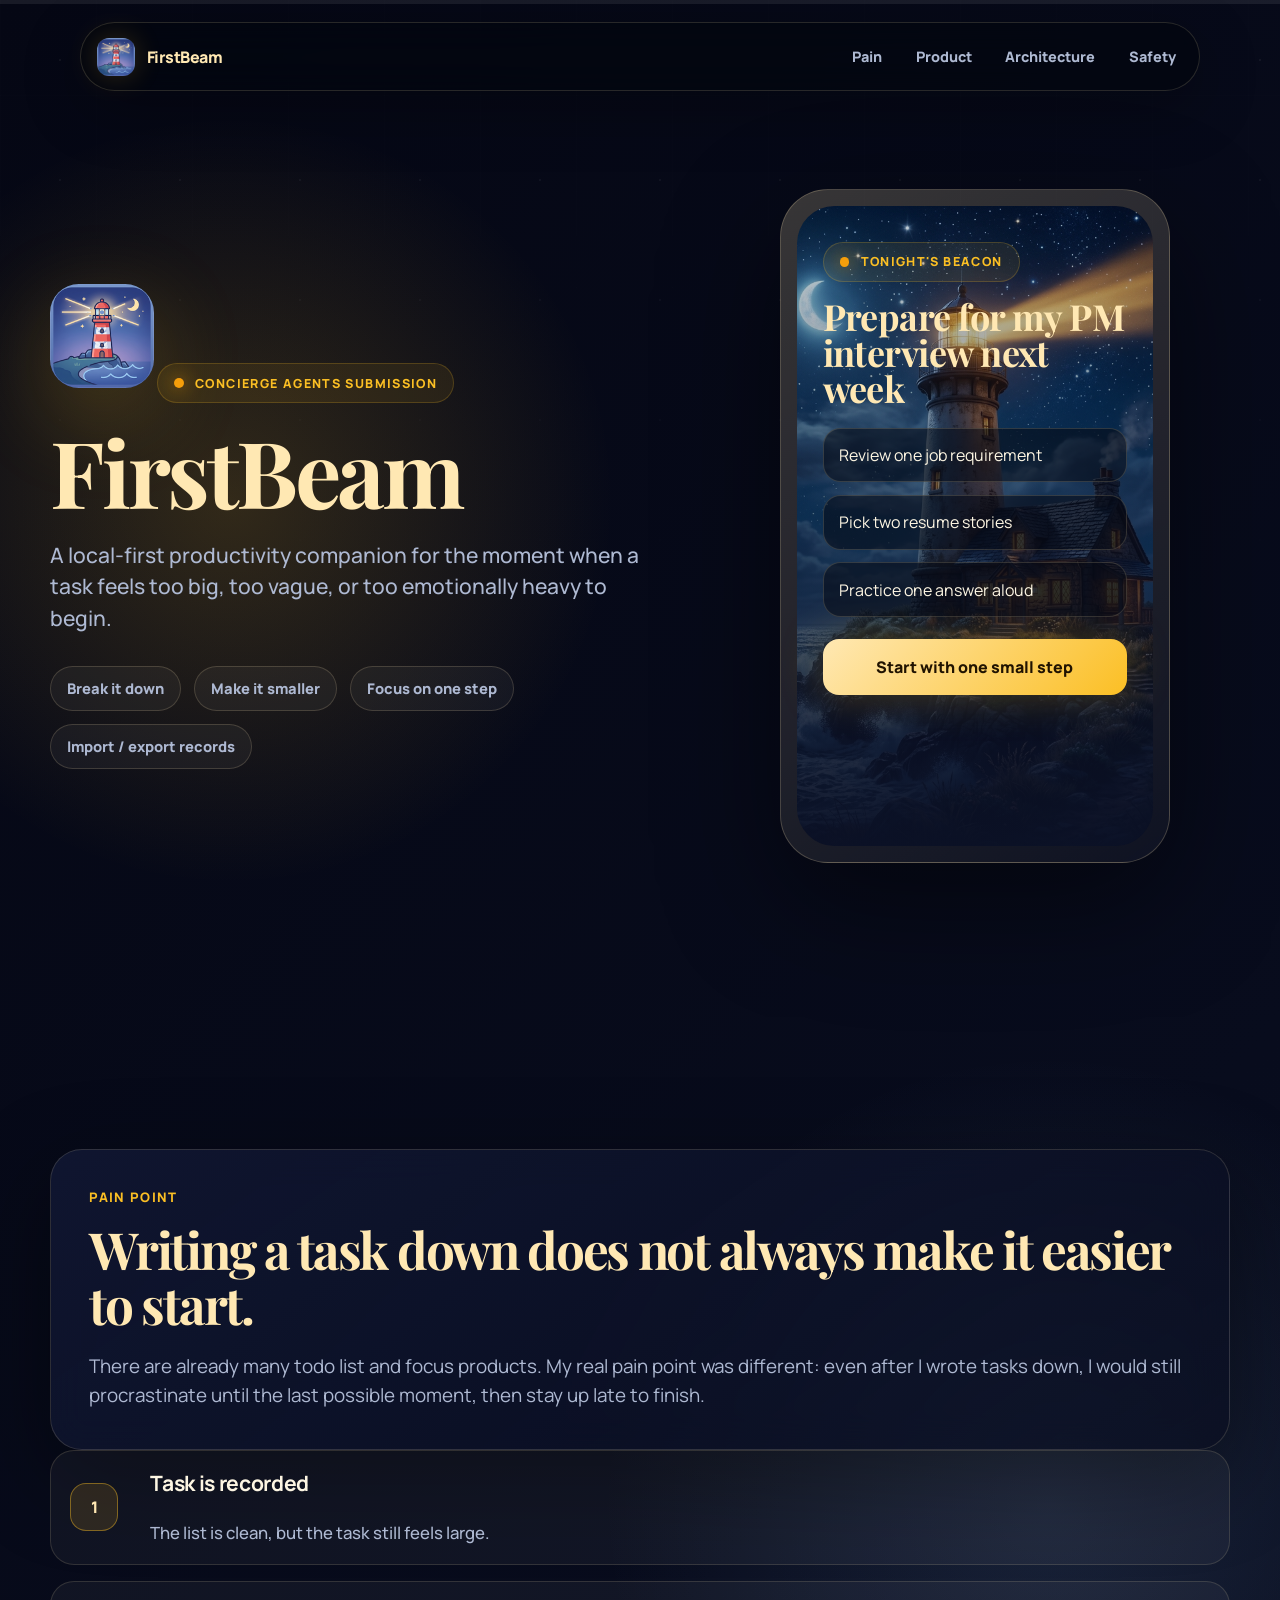
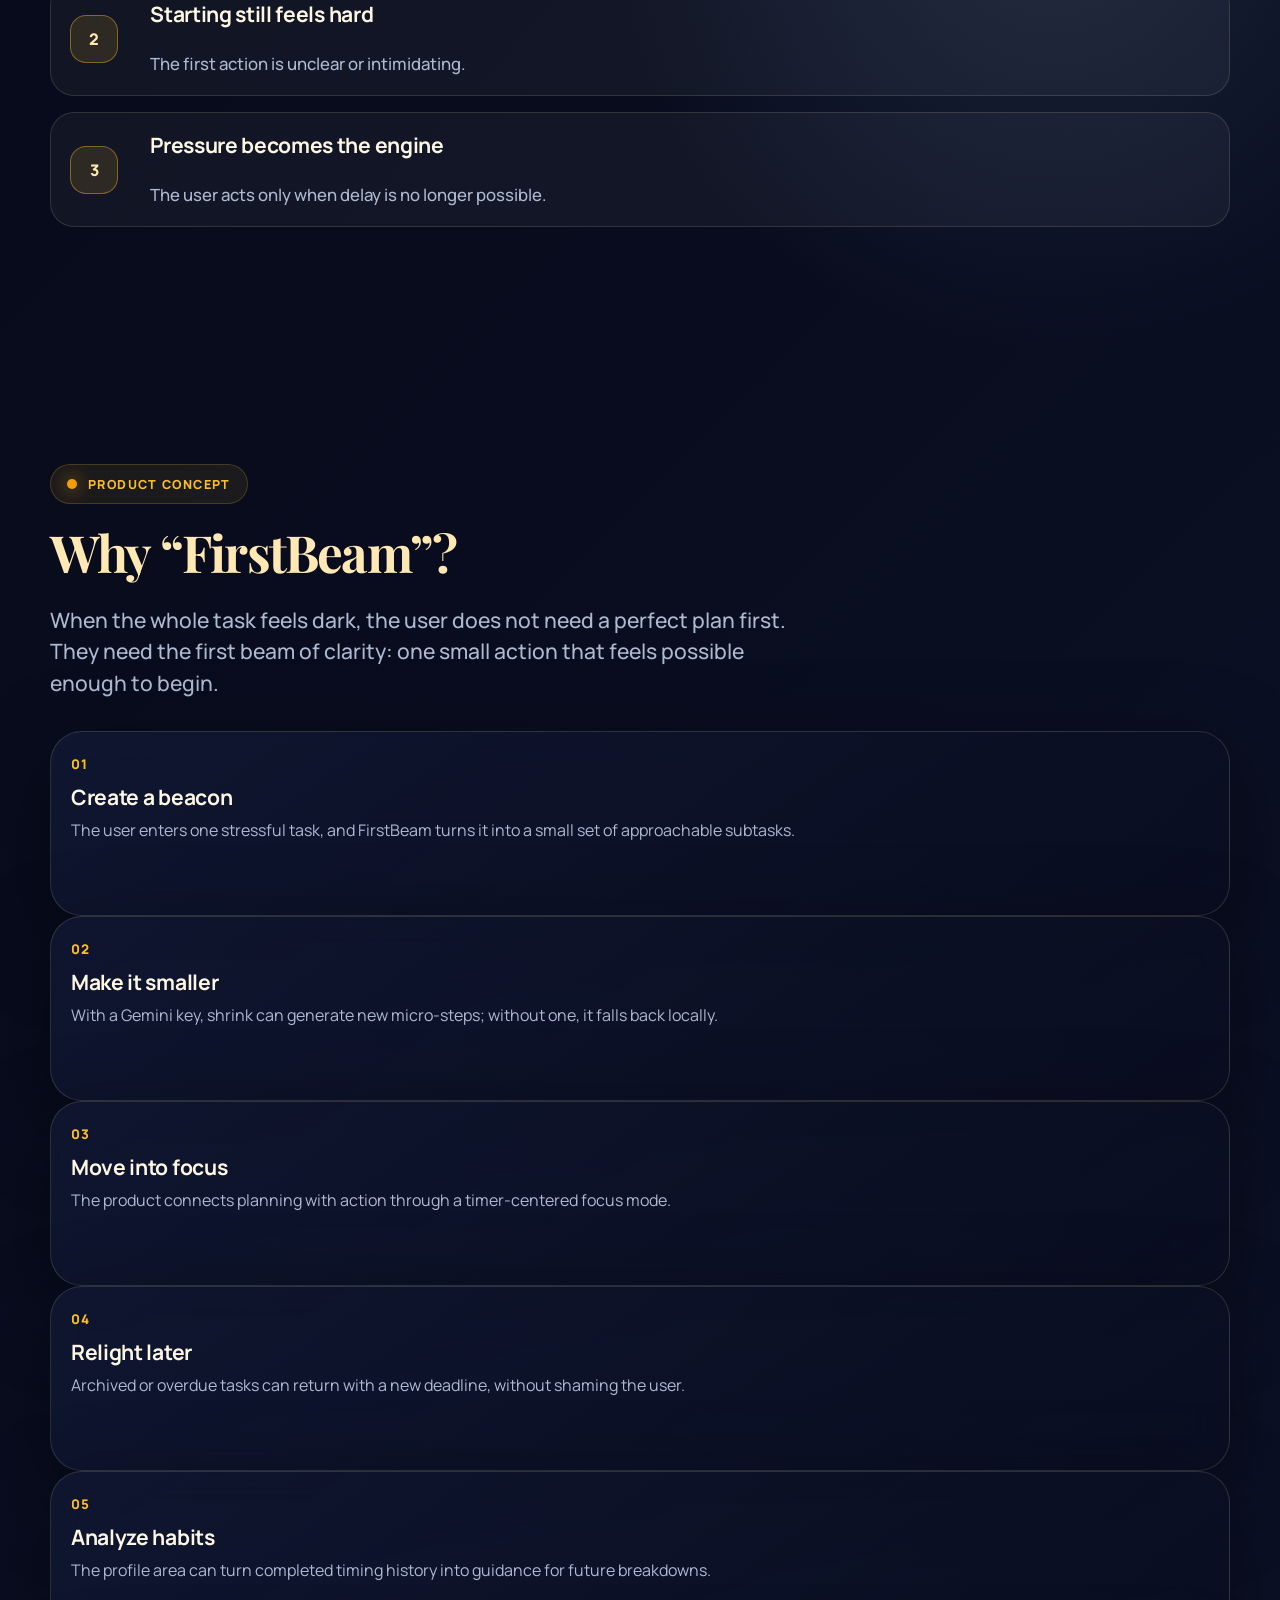
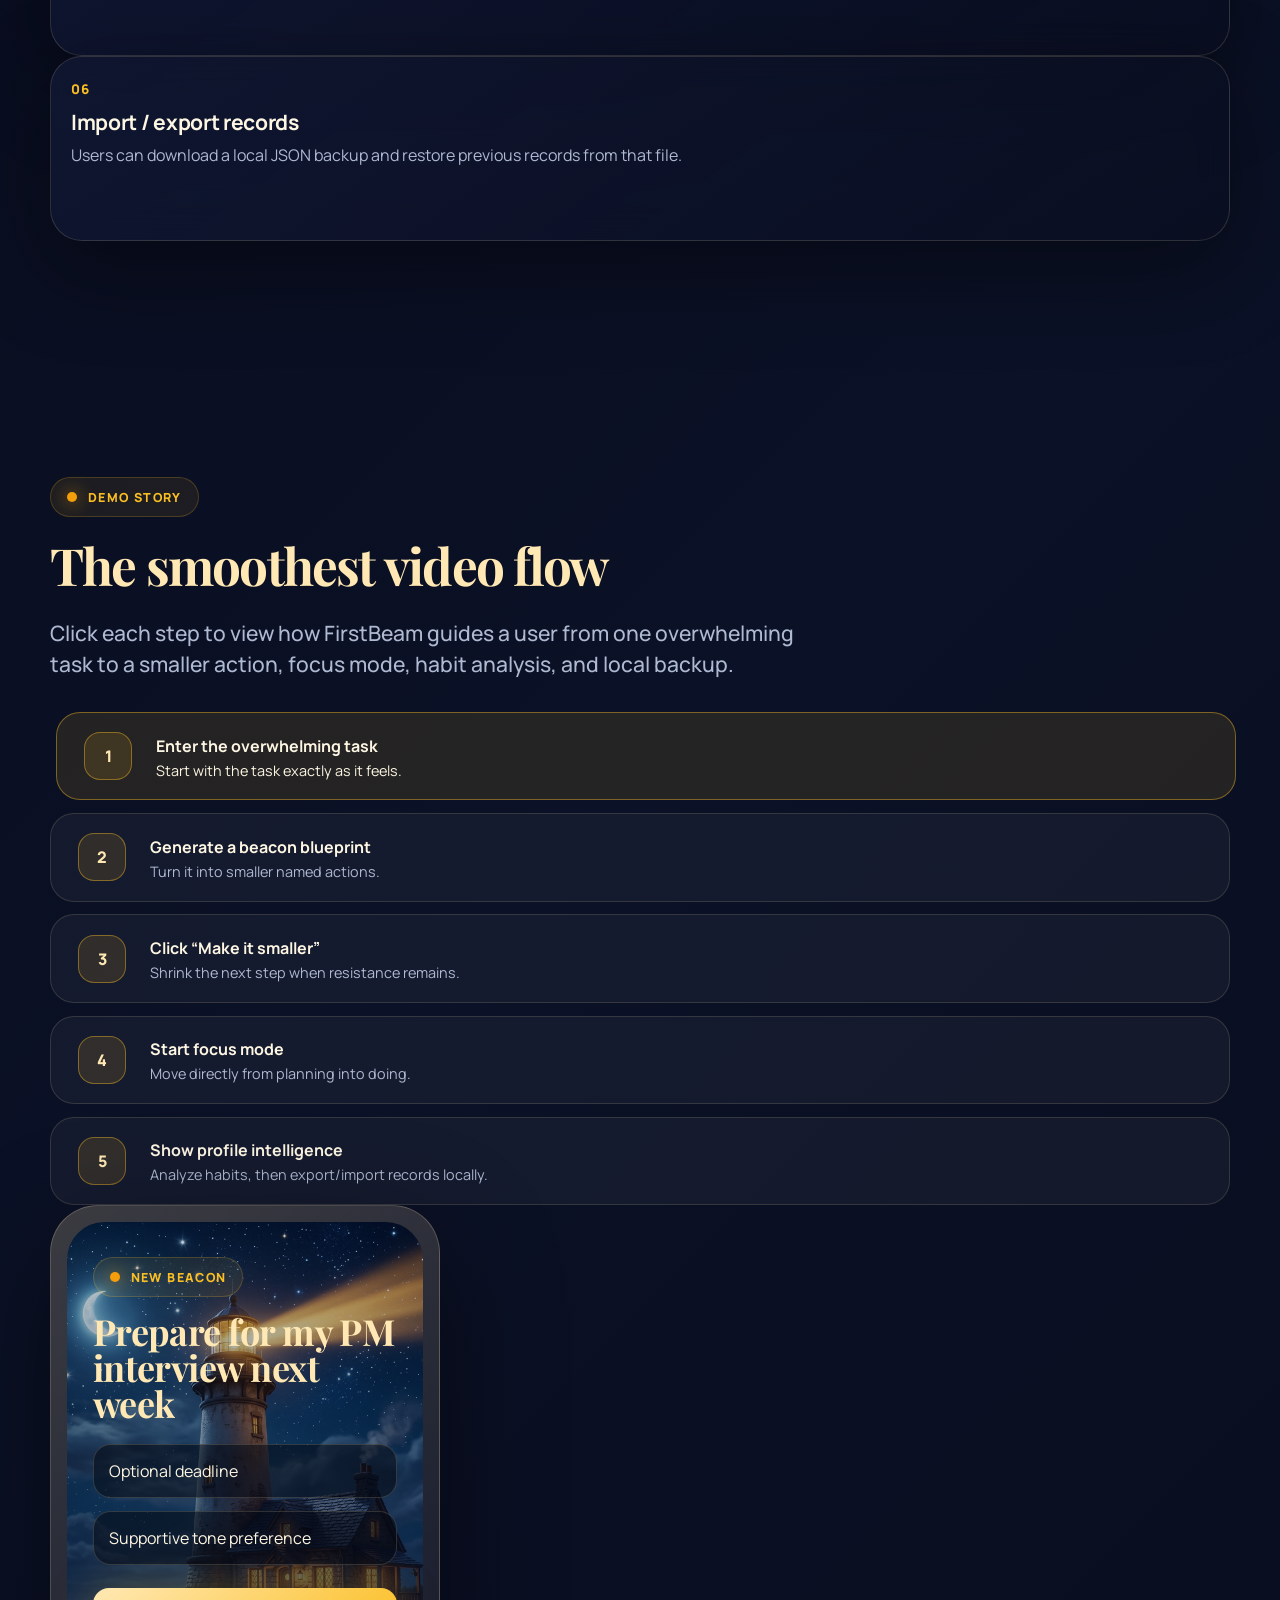
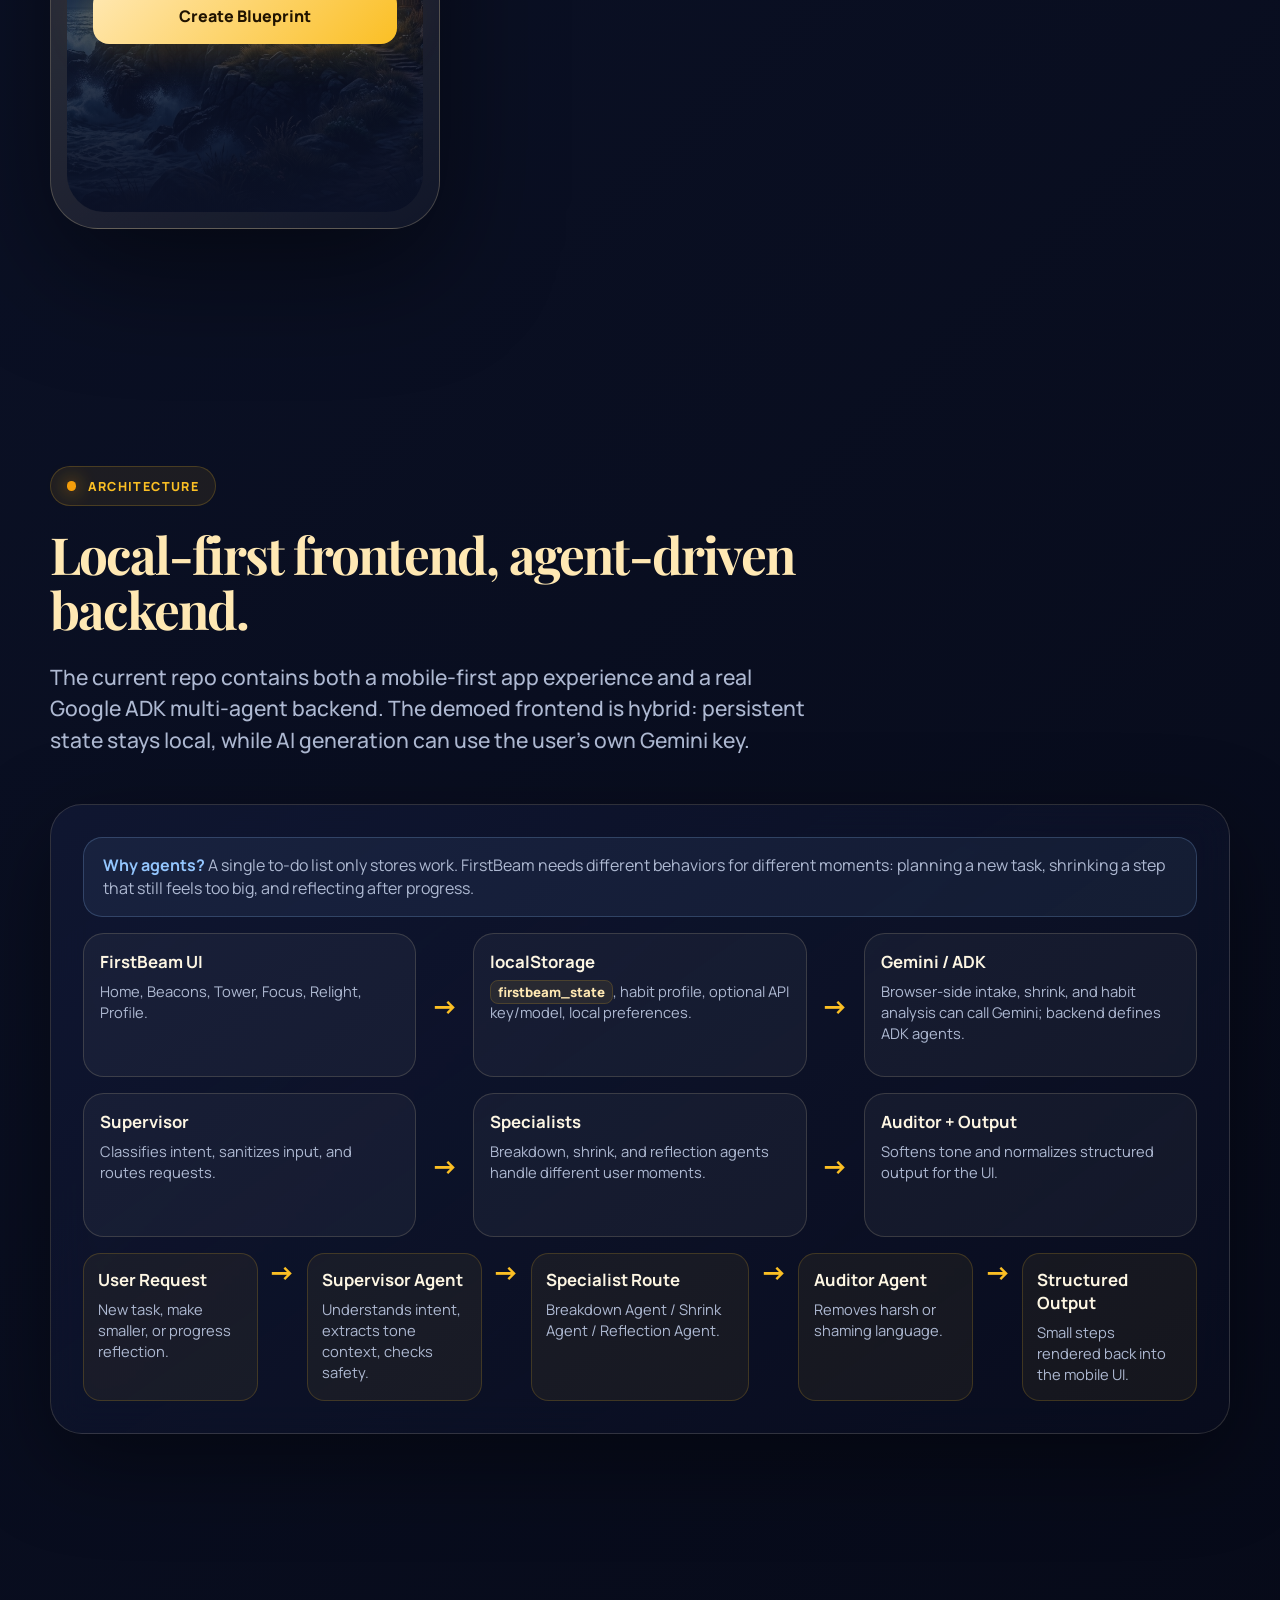
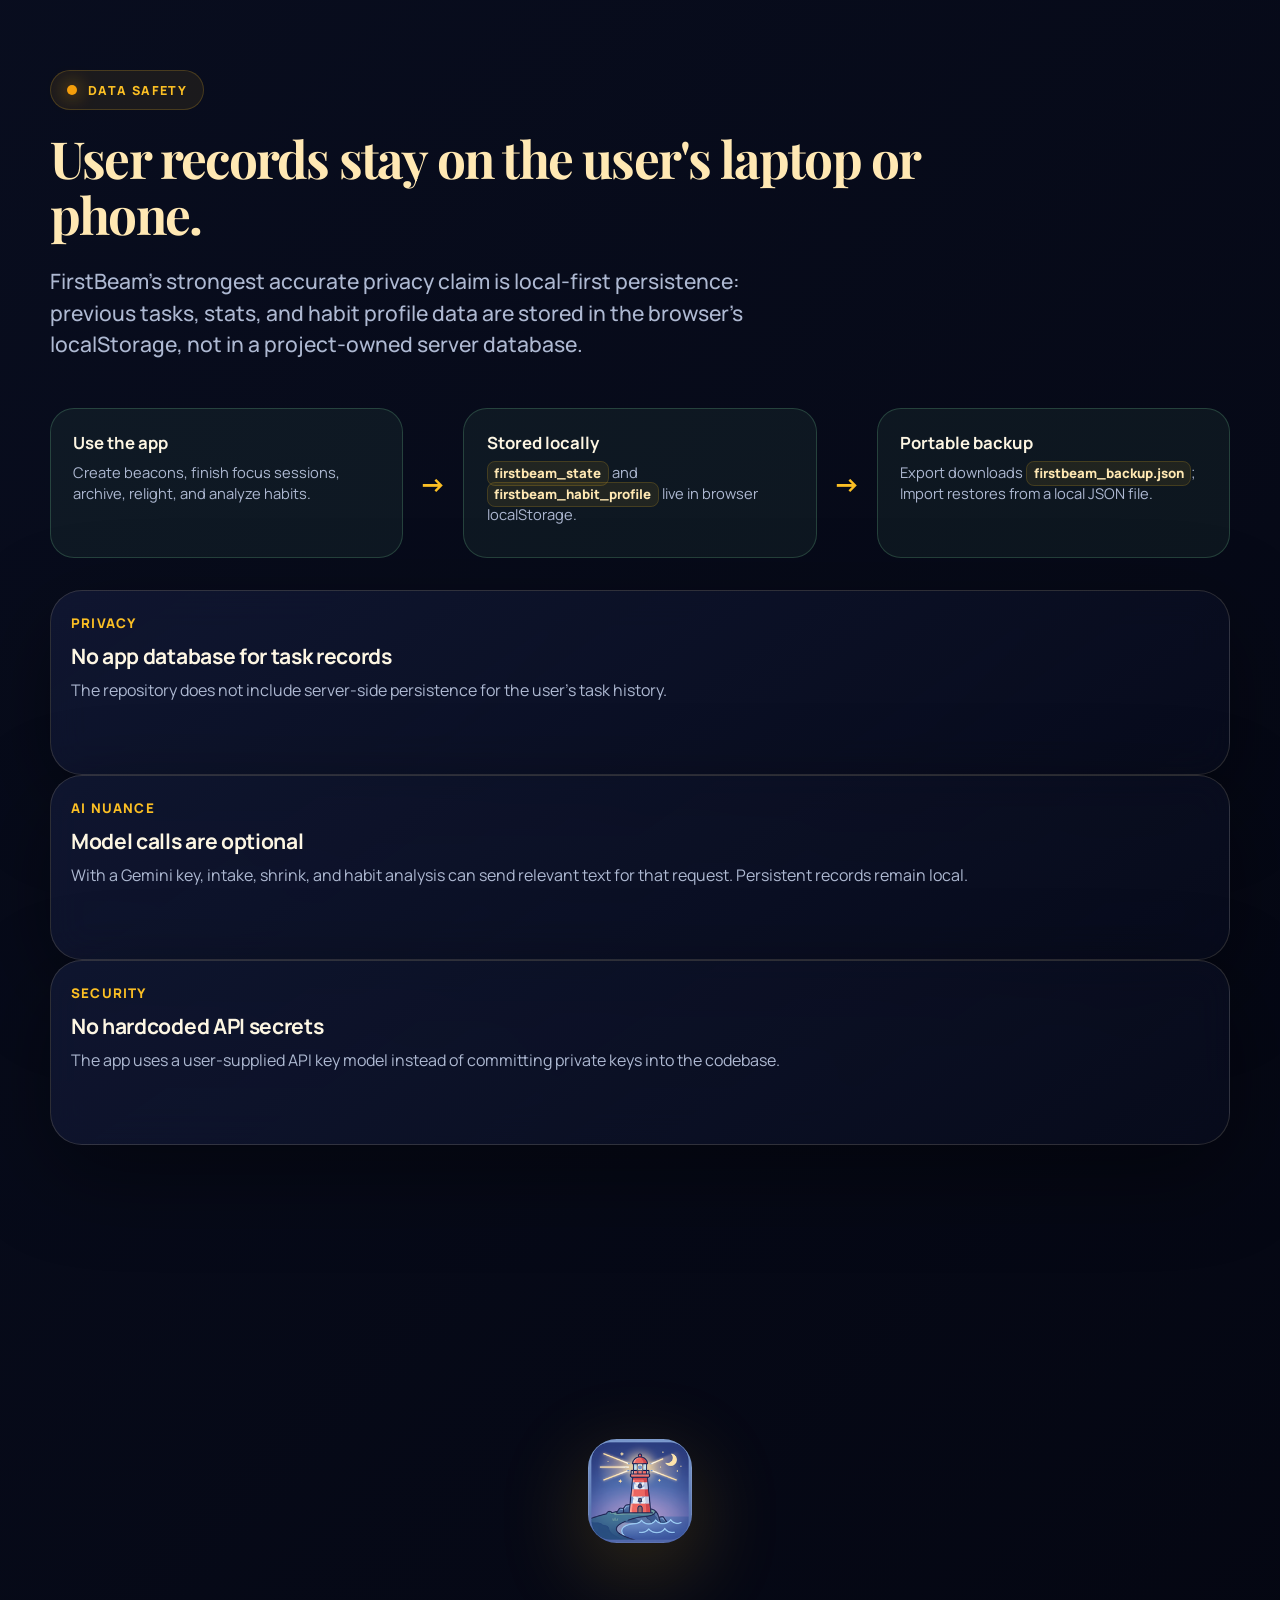
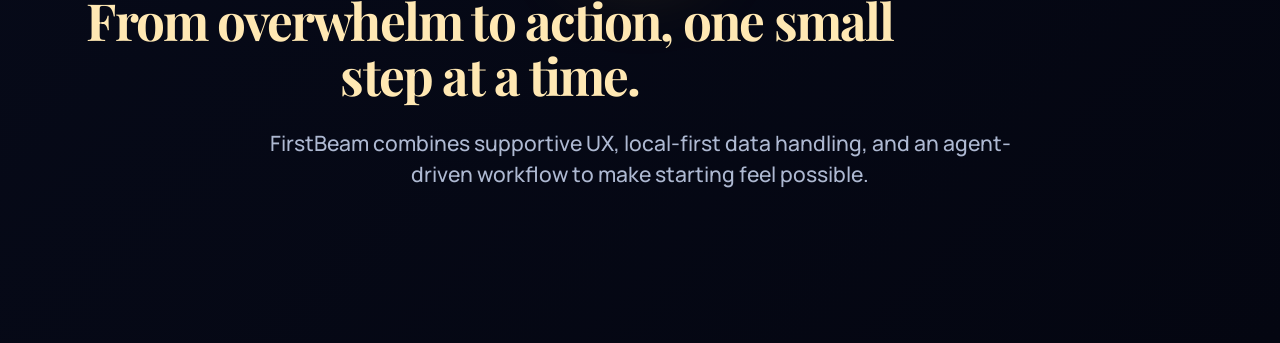
<file: firstbeam-intro.html>
<!DOCTYPE html>
<html lang="en">
<head>
    <meta charset="UTF-8">
    <meta name="viewport" content="width=device-width, initial-scale=1.0">
    <title>FirstBeam Submission Story</title>
    <link rel="icon" href="./apple-touch-icon.png">
    <link rel="apple-touch-icon" href="./apple-touch-icon.png">
    <link rel="preconnect" href="https://fonts.googleapis.com">
    <link rel="preconnect" href="https://fonts.gstatic.com" crossorigin>
    <link href="https://fonts.googleapis.com/css2?family=Manrope:wght@400;500;600;700;800&family=Playfair+Display:wght@600;700;800&display=swap" rel="stylesheet">
    <style>
        :root {
            --bg: #070914;
            --surface: rgba(11, 17, 38, 0.74);
            --surface-strong: rgba(11, 17, 38, 0.93);
            --line: rgba(251, 191, 36, 0.2);
            --line-strong: rgba(251, 191, 36, 0.42);
            --text: #fdf6e3;
            --muted: #aeb9d2;
            --faint: #7785a3;
            --gold: #fbbf24;
            --gold-light: #ffe8b3;
            --orange: #f59e0b;
            --blue: #93c5fd;
            --green: #86efac;
            --red: #fda4af;
            --shadow: rgba(0, 0, 0, 0.42);
            --display: "Playfair Display", Georgia, serif;
            --body: "Manrope", sans-serif;
            --ease: cubic-bezier(0.16, 1, 0.3, 1);
        }

        * {
            box-sizing: border-box;
        }

        html {
            scroll-behavior: smooth;
        }

        body {
            margin: 0;
            color: var(--text);
            font-family: var(--body);
            background:
                radial-gradient(circle at 18% 6%, rgba(251, 191, 36, 0.18), transparent 24rem),
                radial-gradient(circle at 82% 18%, rgba(147, 197, 253, 0.12), transparent 28rem),
                linear-gradient(135deg, #050714 0%, #0b1126 48%, #040611 100%);
            overflow-x: hidden;
            -webkit-font-smoothing: antialiased;
        }

        body::before {
            content: "";
            position: fixed;
            inset: 0;
            pointer-events: none;
            background-image:
                radial-gradient(circle, rgba(255,255,255,0.12) 0 1px, transparent 1.5px),
                linear-gradient(90deg, rgba(255,255,255,0.025) 1px, transparent 1px),
                linear-gradient(0deg, rgba(255,255,255,0.018) 1px, transparent 1px);
            background-size: 120px 120px, 96px 96px, 96px 96px;
            mask-image: linear-gradient(to bottom, rgba(0,0,0,0.9), transparent 74%);
            opacity: 0.55;
            z-index: -1;
        }

        a {
            color: inherit;
            text-decoration: none;
        }

        button {
            font: inherit;
        }

        code {
            padding: 0.14rem 0.42rem;
            border: 1px solid rgba(251, 191, 36, 0.16);
            border-radius: 0.5rem;
            color: var(--gold-light);
            background: rgba(251, 191, 36, 0.08);
            font-family: var(--body);
            font-weight: 800;
            font-size: 0.9em;
        }

        .progress {
            position: fixed;
            inset: 0 0 auto;
            height: 4px;
            z-index: 20;
            background: rgba(255, 255, 255, 0.08);
        }

        .progress span {
            display: block;
            width: 0%;
            height: 100%;
            background: linear-gradient(90deg, var(--orange), var(--gold-light));
            box-shadow: 0 0 20px rgba(251, 191, 36, 0.45);
        }

        .nav {
            position: fixed;
            left: 50%;
            top: 22px;
            z-index: 15;
            display: flex;
            align-items: center;
            justify-content: space-between;
            gap: 2rem;
            width: min(1120px, calc(100vw - 36px));
            padding: 0.72rem 0.9rem 0.72rem 1rem;
            border: 1px solid rgba(255, 232, 179, 0.15);
            border-radius: 999px;
            background: rgba(3, 5, 13, 0.62);
            box-shadow: 0 18px 60px rgba(0, 0, 0, 0.28);
            backdrop-filter: blur(18px);
            transform: translateX(-50%);
        }

        .brand {
            display: flex;
            align-items: center;
            gap: 0.72rem;
            font-weight: 900;
            color: var(--gold-light);
            letter-spacing: -0.03em;
        }

        .brand img {
            width: 38px;
            height: 38px;
            border-radius: 12px;
            box-shadow: 0 0 28px rgba(251, 191, 36, 0.2);
        }

        .nav-links {
            display: flex;
            align-items: center;
            gap: 1rem;
            color: var(--muted);
            font-size: 0.9rem;
            font-weight: 800;
        }

        .nav-links a {
            min-height: 44px;
            display: grid;
            place-items: center;
            padding: 0 0.55rem;
            border-radius: 999px;
        }

        .nav-links a:hover,
        .nav-links a:focus-visible {
            color: var(--text);
            background: rgba(251, 191, 36, 0.1);
            outline: 2px solid rgba(251, 191, 36, 0.32);
        }

        main {
            width: min(1180px, calc(100vw - 40px));
            margin: 0 auto;
        }

        section {
            position: relative;
            min-height: 100vh;
            padding: 8.8rem 0 6rem;
            display: grid;
            align-items: center;
        }

        .eyebrow {
            display: inline-flex;
            align-items: center;
            gap: 0.7rem;
            width: max-content;
            padding: 0.66rem 1rem;
            border: 1px solid var(--line);
            border-radius: 999px;
            color: var(--gold);
            background: rgba(251, 191, 36, 0.08);
            font-size: 0.78rem;
            font-weight: 900;
            letter-spacing: 0.11em;
            text-transform: uppercase;
        }

        .dot {
            width: 0.62rem;
            height: 0.62rem;
            border-radius: 999px;
            background: var(--orange);
            box-shadow: 0 0 18px rgba(245, 158, 11, 0.9);
        }

        h1,
        h2,
        h3,
        p {
            margin: 0;
        }

        h1,
        h2 {
            font-family: var(--display);
            color: var(--gold-light);
            letter-spacing: -0.035em;
        }

        h1 {
            margin-top: 1.5rem;
            max-width: 780px;
            font-size: clamp(3rem, 7.2vw, 6.2rem);
            line-height: 0.96;
        }

        h2 {
            margin-top: 1.3rem;
            max-width: 880px;
            font-size: clamp(2rem, 4vw, 3.8rem);
            line-height: 1.08;
        }

        h3 {
            color: var(--text);
            font-size: 1.32rem;
            line-height: 1.25;
            letter-spacing: -0.015em;
        }

        .lead {
            margin-top: 1.45rem;
            max-width: 760px;
            color: var(--muted);
            font-size: clamp(1.02rem, 1.65vw, 1.42rem);
            line-height: 1.5;
            font-weight: 500;
        }

        .grid {
            display: grid;
            gap: 1.4rem;
        }

        .two {
            grid-template-columns: minmax(0, 0.92fr) minmax(0, 1.08fr);
            gap: 4rem;
            align-items: center;
        }

        .three {
            grid-template-columns: repeat(3, minmax(0, 1fr));
        }

        .card {
            position: relative;
            overflow: hidden;
            border: 1px solid rgba(255, 232, 179, 0.15);
            border-radius: 2rem;
            background: linear-gradient(145deg, rgba(17, 24, 52, 0.84), rgba(9, 13, 31, 0.66));
            box-shadow: 0 28px 90px var(--shadow);
            backdrop-filter: blur(18px);
        }

        .card.pad {
            padding: 2rem;
        }

        .hero {
            min-height: 112vh;
        }

        .hero-grid {
            display: grid;
            grid-template-columns: minmax(0, 0.95fr) minmax(320px, 0.8fr);
            gap: 4rem;
            align-items: center;
        }

        .hero-icon {
            width: 6.5rem;
            height: 6.5rem;
            border-radius: 1.8rem;
            box-shadow: 0 26px 90px rgba(251, 191, 36, 0.22);
        }

        .hero-actions {
            display: flex;
            flex-wrap: wrap;
            gap: 0.8rem;
            margin-top: 2rem;
        }

        .pill {
            min-height: 44px;
            display: inline-flex;
            align-items: center;
            justify-content: center;
            padding: 0.72rem 1rem;
            border: 1px solid rgba(255, 232, 179, 0.17);
            border-radius: 999px;
            color: var(--muted);
            background: rgba(255, 255, 255, 0.045);
            font-size: 0.92rem;
            font-weight: 900;
        }

        .phone {
            width: min(390px, 100%);
            justify-self: center;
            padding: 1rem;
            border: 1px solid rgba(255, 232, 179, 0.22);
            border-radius: 3rem;
            background: linear-gradient(145deg, rgba(255, 232, 179, 0.20), rgba(255,255,255,0.03));
            box-shadow: 0 40px 120px rgba(0,0,0,0.48);
            transform: rotate(2deg);
        }

        .screen {
            min-height: 640px;
            border-radius: 2.35rem;
            padding: 2.2rem 1.6rem;
            background:
                linear-gradient(180deg, rgba(11, 17, 38, 0.18), rgba(11, 17, 38, 0.98)),
                url("./lighthouse_bg.png") center / cover;
        }

        .screen h3 {
            margin-top: 1rem;
            font-family: var(--display);
            color: var(--gold-light);
            font-size: 2.25rem;
            line-height: 1;
        }

        .phone-list {
            display: grid;
            gap: 0.8rem;
            margin-top: 1.4rem;
        }

        .phone-item {
            padding: 0.95rem;
            border: 1px solid rgba(255, 232, 179, 0.16);
            border-radius: 1.1rem;
            color: var(--text);
            background: rgba(7, 9, 20, 0.56);
        }

        .cta {
            margin-top: 1.4rem;
            min-height: 56px;
            display: grid;
            place-items: center;
            border-radius: 1rem;
            color: #201300;
            background: linear-gradient(135deg, var(--gold-light), var(--gold));
            font-weight: 900;
            box-shadow: 0 0 44px rgba(251, 191, 36, 0.26);
        }

        .quote {
            padding: 2.4rem;
        }

        .quote b {
            display: block;
            color: var(--gold-light);
            font-family: var(--display);
            font-size: clamp(2rem, 4vw, 3.6rem);
            line-height: 1.08;
            letter-spacing: -0.045em;
        }

        .pain-label {
            display: block;
            margin-bottom: 1rem;
            color: var(--gold);
            font-size: 0.82rem;
            font-weight: 900;
            letter-spacing: 0.1em;
            text-transform: uppercase;
        }

        .quote p {
            margin-top: 1.2rem;
            color: var(--muted);
            font-size: 1.18rem;
            line-height: 1.55;
        }

        .loop {
            display: grid;
            gap: 1rem;
        }

        .loop-step {
            display: grid;
            grid-template-columns: 3rem 1fr;
            gap: 1rem;
            align-items: start;
        }

        .num {
            width: 3rem;
            height: 3rem;
            display: grid;
            place-items: center;
            border: 1px solid var(--line-strong);
            border-radius: 1rem;
            color: var(--gold-light);
            background: rgba(251, 191, 36, 0.12);
            font-weight: 900;
        }

        .feature-grid {
            margin-top: 2rem;
        }

        .feature {
            min-height: 185px;
            padding: 1.25rem;
        }

        .feature small {
            color: var(--gold);
            font-weight: 900;
            letter-spacing: 0.09em;
            text-transform: uppercase;
        }

        .feature h3 {
            margin-top: 0.65rem;
            font-size: 1.32rem;
        }

        .feature p {
            margin-top: 0.55rem;
            color: var(--muted);
            line-height: 1.42;
        }

        .flow {
            margin-top: 3rem;
            display: grid;
            gap: 1rem;
        }

        .flow-row {
            display: grid;
            grid-template-columns: 4rem 1fr;
            gap: 1rem;
            align-items: center;
            padding: 1.2rem;
            border: 1px solid rgba(255, 232, 179, 0.14);
            border-radius: 1.5rem;
            background: rgba(255, 255, 255, 0.045);
        }

        .demo-steps {
            display: grid;
            gap: 0.8rem;
            margin-top: 2rem;
        }

        .demo-step {
            width: 100%;
            display: grid;
            grid-template-columns: 4rem 1fr;
            gap: 1rem;
            align-items: center;
            padding: 1.2rem;
            border: 1px solid rgba(255, 232, 179, 0.14);
            border-radius: 1.5rem;
            color: var(--muted);
            text-align: left;
            background: rgba(255, 255, 255, 0.045);
            cursor: pointer;
            transition: transform 220ms var(--ease), border-color 220ms var(--ease), background 220ms var(--ease);
        }

        .demo-step:hover,
        .demo-step:focus-visible,
        .demo-step.active {
            color: var(--text);
            border-color: var(--line-strong);
            background: rgba(251, 191, 36, 0.11);
            transform: translateX(6px);
            outline: none;
        }

        .demo-step .num {
            width: 3rem;
            height: 3rem;
            display: grid;
            place-items: center;
            margin-top: 0;
            justify-self: center;
            align-self: center;
        }

        .demo-step strong {
            display: block;
            color: var(--text);
            font-size: 1rem;
        }

        .demo-step span:not(.num) {
            display: block;
            margin-top: 0.2rem;
            font-size: 0.9rem;
            line-height: 1.35;
        }

        .demo-phone .screen {
            min-height: 590px;
        }

        .demo-phone {
            transform: rotate(0deg);
            animation: none;
        }

        .demo-phone .screen-content {
            transition: opacity 180ms var(--ease), transform 180ms var(--ease);
        }

        .architecture {
            position: sticky;
            top: 6rem;
        }

        .arch-card {
            padding: 2rem;
        }

        .arch-map {
            display: grid;
            grid-template-columns: minmax(0, 1fr) auto minmax(0, 1fr) auto minmax(0, 1fr);
            gap: 0.9rem;
            align-items: center;
        }

        .arch-node {
            min-height: 144px;
            padding: 1rem;
            border: 1px solid rgba(255, 232, 179, 0.16);
            border-radius: 1.3rem;
            background: rgba(255,255,255,0.045);
        }

        .arch-note {
            margin-bottom: 1rem;
            padding: 1rem 1.2rem;
            border: 1px solid rgba(147, 197, 253, 0.22);
            border-radius: 1.2rem;
            color: var(--muted);
            background: rgba(147, 197, 253, 0.07);
            line-height: 1.45;
        }

        .agent-lanes {
            margin-top: 1rem;
            display: grid;
            grid-template-columns: 1fr auto 1fr auto 1.25fr auto 1fr auto 1fr;
            gap: 0.65rem;
            align-items: stretch;
        }

        .agent-node {
            min-height: 116px;
            padding: 0.9rem;
            border: 1px solid rgba(251, 191, 36, 0.18);
            border-radius: 1.1rem;
            background: rgba(251, 191, 36, 0.055);
        }

        .arch-node strong,
        .agent-node strong,
        .data-card strong {
            display: block;
            color: var(--text);
            font-size: 1.05rem;
        }

        .arch-node span,
        .agent-node span,
        .data-card span {
            display: block;
            margin-top: 0.5rem;
            color: var(--muted);
            font-size: 0.92rem;
            line-height: 1.42;
        }

        .arrow {
            color: var(--gold);
            text-align: center;
            font-size: 1.7rem;
            font-weight: 900;
        }

        .data-flow {
            margin-top: 3rem;
            display: grid;
            grid-template-columns: 1fr auto 1fr auto 1fr;
            gap: 1rem;
            align-items: center;
        }

        .data-card {
            min-height: 150px;
            padding: 1.4rem;
            border: 1px solid rgba(134, 239, 172, 0.2);
            border-radius: 1.5rem;
            background: rgba(134, 239, 172, 0.06);
        }

        .end {
            text-align: center;
            min-height: 78vh;
        }

        .end img {
            width: 6.5rem;
            height: 6.5rem;
            border-radius: 1.8rem;
            box-shadow: 0 26px 90px rgba(251, 191, 36, 0.22);
            margin-bottom: 1.5rem;
        }

        .reveal {
            opacity: 0;
            transform: translateY(30px);
            transition: opacity 720ms var(--ease), transform 720ms var(--ease);
        }

        .reveal.visible {
            opacity: 1;
            transform: translateY(0);
        }

        @keyframes float {
            0%, 100% { transform: translateY(0) rotate(2deg); }
            50% { transform: translateY(-16px) rotate(1deg); }
        }

        .phone {
            animation: float 6s ease-in-out infinite;
        }

        @media (max-width: 860px) {
            .nav {
                top: 12px;
                width: calc(100vw - 24px);
            }

            .nav-links {
                display: none;
            }

            section {
                min-height: auto;
                padding: 7rem 0 4rem;
            }

            .hero-grid,
            .two,
            .three,
                .data-flow {
                grid-template-columns: 1fr;
            }

            .arrow {
                transform: rotate(90deg);
            }

            .architecture {
                position: static;
            }

            .arch-map {
                grid-template-columns: 1fr;
            }

            .agent-lanes {
                grid-template-columns: 1fr;
            }

            .screen {
                min-height: 560px;
            }
        }

        @media (prefers-reduced-motion: reduce) {
            html {
                scroll-behavior: auto;
            }

            *,
            *::before,
            *::after {
                animation: none !important;
                transition-duration: 0.01ms !important;
            }
        }
    </style>
</head>
<body>
    <div class="progress" aria-hidden="true"><span id="progress"></span></div>

    <nav class="nav" aria-label="Page sections">
        <a class="brand" href="#top">
            <img src="./apple-touch-icon.png" alt="FirstBeam icon">
            <span>FirstBeam</span>
        </a>
        <div class="nav-links">
            <a href="#pain">Pain</a>
            <a href="#product">Product</a>
            <a href="#architecture">Architecture</a>
            <a href="#safety">Safety</a>
        </div>
    </nav>

    <main id="top">
        <section class="hero">
            <div class="hero-grid">
                <div class="reveal">
                    <img class="hero-icon" src="./apple-touch-icon.png" alt="FirstBeam icon">
                    <div class="eyebrow" style="margin-top: 2rem;"><span class="dot"></span> Concierge Agents Submission</div>
                    <h1>FirstBeam</h1>
                    <p class="lead">A local-first productivity companion for the moment when a task feels too big, too vague, or too emotionally heavy to begin.</p>
                    <div class="hero-actions">
                        <span class="pill">Break it down</span>
                        <span class="pill">Make it smaller</span>
                        <span class="pill">Focus on one step</span>
                        <span class="pill">Import / export records</span>
                    </div>
                </div>

                <div class="phone reveal" aria-label="FirstBeam app preview">
                    <div class="screen">
                        <div class="eyebrow"><span class="dot"></span> Tonight's Beacon</div>
                        <h3>Prepare for my PM interview next week</h3>
                        <div class="phone-list">
                            <div class="phone-item">Review one job requirement</div>
                            <div class="phone-item">Pick two resume stories</div>
                            <div class="phone-item">Practice one answer aloud</div>
                        </div>
                        <div class="cta">Start with one small step</div>
                    </div>
                </div>
            </div>
        </section>

        <section id="pain">
            <div class="two">
                <div class="quote card reveal">
                    <span class="pain-label">Pain Point</span>
                    <b>Writing a task down does not always make it easier to start.</b>
                    <p>There are already many todo list and focus products. My real pain point was different: even after I wrote tasks down, I would still procrastinate until the last possible moment, then stay up late to finish.</p>
                </div>

                <div class="grid loop reveal">
                    <div class="flow-row"><div class="num">1</div><div><h3>Task is recorded</h3><p class="lead" style="font-size: 1.05rem;">The list is clean, but the task still feels large.</p></div></div>
                    <div class="flow-row"><div class="num">2</div><div><h3>Starting still feels hard</h3><p class="lead" style="font-size: 1.05rem;">The first action is unclear or intimidating.</p></div></div>
                    <div class="flow-row"><div class="num">3</div><div><h3>Pressure becomes the engine</h3><p class="lead" style="font-size: 1.05rem;">The user acts only when delay is no longer possible.</p></div></div>
                </div>
            </div>
        </section>

        <section id="product">
            <div class="reveal">
                <div class="eyebrow"><span class="dot"></span> Product Concept</div>
                <h2>Why “FirstBeam”?</h2>
                <p class="lead">When the whole task feels dark, the user does not need a perfect plan first. They need the first beam of clarity: one small action that feels possible enough to begin.</p>
            </div>

            <div class="three feature-grid">
                <div class="feature card reveal"><small>01</small><h3>Create a beacon</h3><p>The user enters one stressful task, and FirstBeam turns it into a small set of approachable subtasks.</p></div>
                <div class="feature card reveal"><small>02</small><h3>Make it smaller</h3><p>With a Gemini key, shrink can generate new micro-steps; without one, it falls back locally.</p></div>
                <div class="feature card reveal"><small>03</small><h3>Move into focus</h3><p>The product connects planning with action through a timer-centered focus mode.</p></div>
                <div class="feature card reveal"><small>04</small><h3>Relight later</h3><p>Archived or overdue tasks can return with a new deadline, without shaming the user.</p></div>
                <div class="feature card reveal"><small>05</small><h3>Analyze habits</h3><p>The profile area can turn completed timing history into guidance for future breakdowns.</p></div>
                <div class="feature card reveal"><small>06</small><h3>Import / export records</h3><p>Users can download a local JSON backup and restore previous records from that file.</p></div>
            </div>
        </section>

        <section>
            <div class="two">
                <div class="reveal">
                    <div class="eyebrow"><span class="dot"></span> Demo Story</div>
                    <h2>The smoothest video flow</h2>
                    <p class="lead">Click each step to view how FirstBeam guides a user from one overwhelming task to a smaller action, focus mode, habit analysis, and local backup.</p>
                    <div class="demo-steps">
                        <button class="demo-step active" type="button" data-demo="0"><span class="num">1</span><span><strong>Enter the overwhelming task</strong><span>Start with the task exactly as it feels.</span></span></button>
                        <button class="demo-step" type="button" data-demo="1"><span class="num">2</span><span><strong>Generate a beacon blueprint</strong><span>Turn it into smaller named actions.</span></span></button>
                        <button class="demo-step" type="button" data-demo="2"><span class="num">3</span><span><strong>Click “Make it smaller”</strong><span>Shrink the next step when resistance remains.</span></span></button>
                        <button class="demo-step" type="button" data-demo="3"><span class="num">4</span><span><strong>Start focus mode</strong><span>Move directly from planning into doing.</span></span></button>
                        <button class="demo-step" type="button" data-demo="4"><span class="num">5</span><span><strong>Show profile intelligence</strong><span>Analyze habits, then export/import records locally.</span></span></button>
                    </div>
                </div>
                <div class="phone demo-phone reveal" aria-live="polite">
                    <div class="screen">
                        <div class="screen-content" id="demoPreview">
                            <div class="eyebrow"><span class="dot"></span> New Beacon</div>
                            <h3>Prepare for my PM interview next week</h3>
                            <div class="phone-list">
                                <div class="phone-item">Optional deadline</div>
                                <div class="phone-item">Supportive tone preference</div>
                            </div>
                            <div class="cta">Create Blueprint</div>
                        </div>
                    </div>
                </div>
            </div>
        </section>

        <section id="architecture">
            <div class="architecture reveal">
                <div class="eyebrow"><span class="dot"></span> Architecture</div>
                <h2>Local-first frontend, agent-driven backend.</h2>
                <p class="lead">The current repo contains both a mobile-first app experience and a real Google ADK multi-agent backend. The demoed frontend is hybrid: persistent state stays local, while AI generation can use the user’s own Gemini key.</p>

                <div class="arch-card card" style="margin-top: 3rem;">
                    <div class="arch-note">
                        <strong style="color: var(--blue);">Why agents?</strong>
                        A single to-do list only stores work. FirstBeam needs different behaviors for different moments: planning a new task, shrinking a step that still feels too big, and reflecting after progress.
                    </div>
                    <div class="arch-map">
                        <div class="arch-node"><strong>FirstBeam UI</strong><span>Home, Beacons, Tower, Focus, Relight, Profile.</span></div>
                        <div class="arrow">→</div>
                        <div class="arch-node"><strong>localStorage</strong><span><code>firstbeam_state</code>, habit profile, optional API key/model, local preferences.</span></div>
                        <div class="arrow">→</div>
                        <div class="arch-node"><strong>Gemini / ADK</strong><span>Browser-side intake, shrink, and habit analysis can call Gemini; backend defines ADK agents.</span></div>
                    </div>
                    <div class="arch-map" style="margin-top: 1rem;">
                        <div class="arch-node"><strong>Supervisor</strong><span>Classifies intent, sanitizes input, and routes requests.</span></div>
                        <div class="arrow">→</div>
                        <div class="arch-node"><strong>Specialists</strong><span>Breakdown, shrink, and reflection agents handle different user moments.</span></div>
                        <div class="arrow">→</div>
                        <div class="arch-node"><strong>Auditor + Output</strong><span>Softens tone and normalizes structured output for the UI.</span></div>
                    </div>
                    <div class="agent-lanes">
                        <div class="agent-node"><strong>User Request</strong><span>New task, make smaller, or progress reflection.</span></div>
                        <div class="arrow">→</div>
                        <div class="agent-node"><strong>Supervisor Agent</strong><span>Understands intent, extracts tone context, checks safety.</span></div>
                        <div class="arrow">→</div>
                        <div class="agent-node"><strong>Specialist Route</strong><span>Breakdown Agent / Shrink Agent / Reflection Agent.</span></div>
                        <div class="arrow">→</div>
                        <div class="agent-node"><strong>Auditor Agent</strong><span>Removes harsh or shaming language.</span></div>
                        <div class="arrow">→</div>
                        <div class="agent-node"><strong>Structured Output</strong><span>Small steps rendered back into the mobile UI.</span></div>
                    </div>
                </div>
            </div>
        </section>

        <section id="safety">
            <div class="reveal">
                <div class="eyebrow"><span class="dot"></span> Data Safety</div>
                <h2>User records stay on the user's laptop or phone.</h2>
                <p class="lead">FirstBeam’s strongest accurate privacy claim is local-first persistence: previous tasks, stats, and habit profile data are stored in the browser’s localStorage, not in a project-owned server database.</p>
            </div>

            <div class="data-flow reveal">
                <div class="data-card"><strong>Use the app</strong><span>Create beacons, finish focus sessions, archive, relight, and analyze habits.</span></div>
                <div class="arrow">→</div>
                <div class="data-card"><strong>Stored locally</strong><span><code>firstbeam_state</code> and <code>firstbeam_habit_profile</code> live in browser localStorage.</span></div>
                <div class="arrow">→</div>
                <div class="data-card"><strong>Portable backup</strong><span>Export downloads <code>firstbeam_backup.json</code>; Import restores from a local JSON file.</span></div>
            </div>

            <div class="three feature-grid">
                <div class="feature card reveal"><small>Privacy</small><h3>No app database for task records</h3><p>The repository does not include server-side persistence for the user's task history.</p></div>
                <div class="feature card reveal"><small>AI nuance</small><h3>Model calls are optional</h3><p>With a Gemini key, intake, shrink, and habit analysis can send relevant text for that request. Persistent records remain local.</p></div>
                <div class="feature card reveal"><small>Security</small><h3>No hardcoded API secrets</h3><p>The app uses a user-supplied API key model instead of committing private keys into the codebase.</p></div>
            </div>
        </section>

        <section class="end">
            <div class="reveal">
                <img src="./apple-touch-icon.png" alt="FirstBeam icon">
                <h2>From overwhelm to action, one small step at a time.</h2>
                <p class="lead" style="margin-left: auto; margin-right: auto;">FirstBeam combines supportive UX, local-first data handling, and an agent-driven workflow to make starting feel possible.</p>
            </div>
        </section>
    </main>

    <script>
        const demoScreens = [
            {
                tag: "New Beacon",
                title: "Prepare for my PM interview next week",
                items: ["Optional deadline", "Supportive tone preference"],
                cta: "Create Blueprint"
            },
            {
                tag: "Beacon Blueprint",
                title: "A clear path appears",
                items: ["Review one job requirement", "Pick two resume stories", "Practice one answer aloud"],
                cta: "Start with the first step"
            },
            {
                tag: "Make It Smaller",
                title: "Shrink the resistance",
                items: ["Open the job description", "Highlight one requirement", "Write one matching story title"],
                cta: "This feels doable"
            },
            {
                tag: "Focus Mode",
                title: "10:00",
                items: ["Current step: answer one question aloud", "Pause, extend, or finish"],
                cta: "Finish step"
            },
            {
                tag: "Profile Intelligence",
                title: "Patterns stay useful and portable",
                items: ["Analyze Habits", "Saved local habit profile", "Export / Import local JSON"],
                cta: "Export backup"
            }
        ];

        const preview = document.getElementById("demoPreview");
        document.querySelectorAll("[data-demo]").forEach((button) => {
            button.addEventListener("click", () => {
                const data = demoScreens[Number(button.dataset.demo)];
                document.querySelectorAll("[data-demo]").forEach((el) => el.classList.toggle("active", el === button));
                preview.style.opacity = "0";
                preview.style.transform = "translateY(12px)";
                setTimeout(() => {
                    preview.innerHTML = `
                        <div class="eyebrow"><span class="dot"></span> ${data.tag}</div>
                        <h3>${data.title}</h3>
                        <div class="phone-list">${data.items.map((item) => `<div class="phone-item">${item}</div>`).join("")}</div>
                        <div class="cta">${data.cta}</div>
                    `;
                    preview.style.opacity = "1";
                    preview.style.transform = "translateY(0)";
                }, 160);
            });
        });

        const progress = document.getElementById("progress");
        const updateProgress = () => {
            const max = document.documentElement.scrollHeight - innerHeight;
            progress.style.width = `${max > 0 ? (scrollY / max) * 100 : 0}%`;
        };

        addEventListener("scroll", updateProgress, { passive: true });
        addEventListener("resize", updateProgress);
        updateProgress();

        const reveal = new IntersectionObserver((entries) => {
            entries.forEach((entry) => {
                if (entry.isIntersecting) entry.target.classList.add("visible");
            });
        }, { threshold: 0.16 });

        document.querySelectorAll(".reveal").forEach((el) => reveal.observe(el));
    </script>
</body>
</html>
</file>
